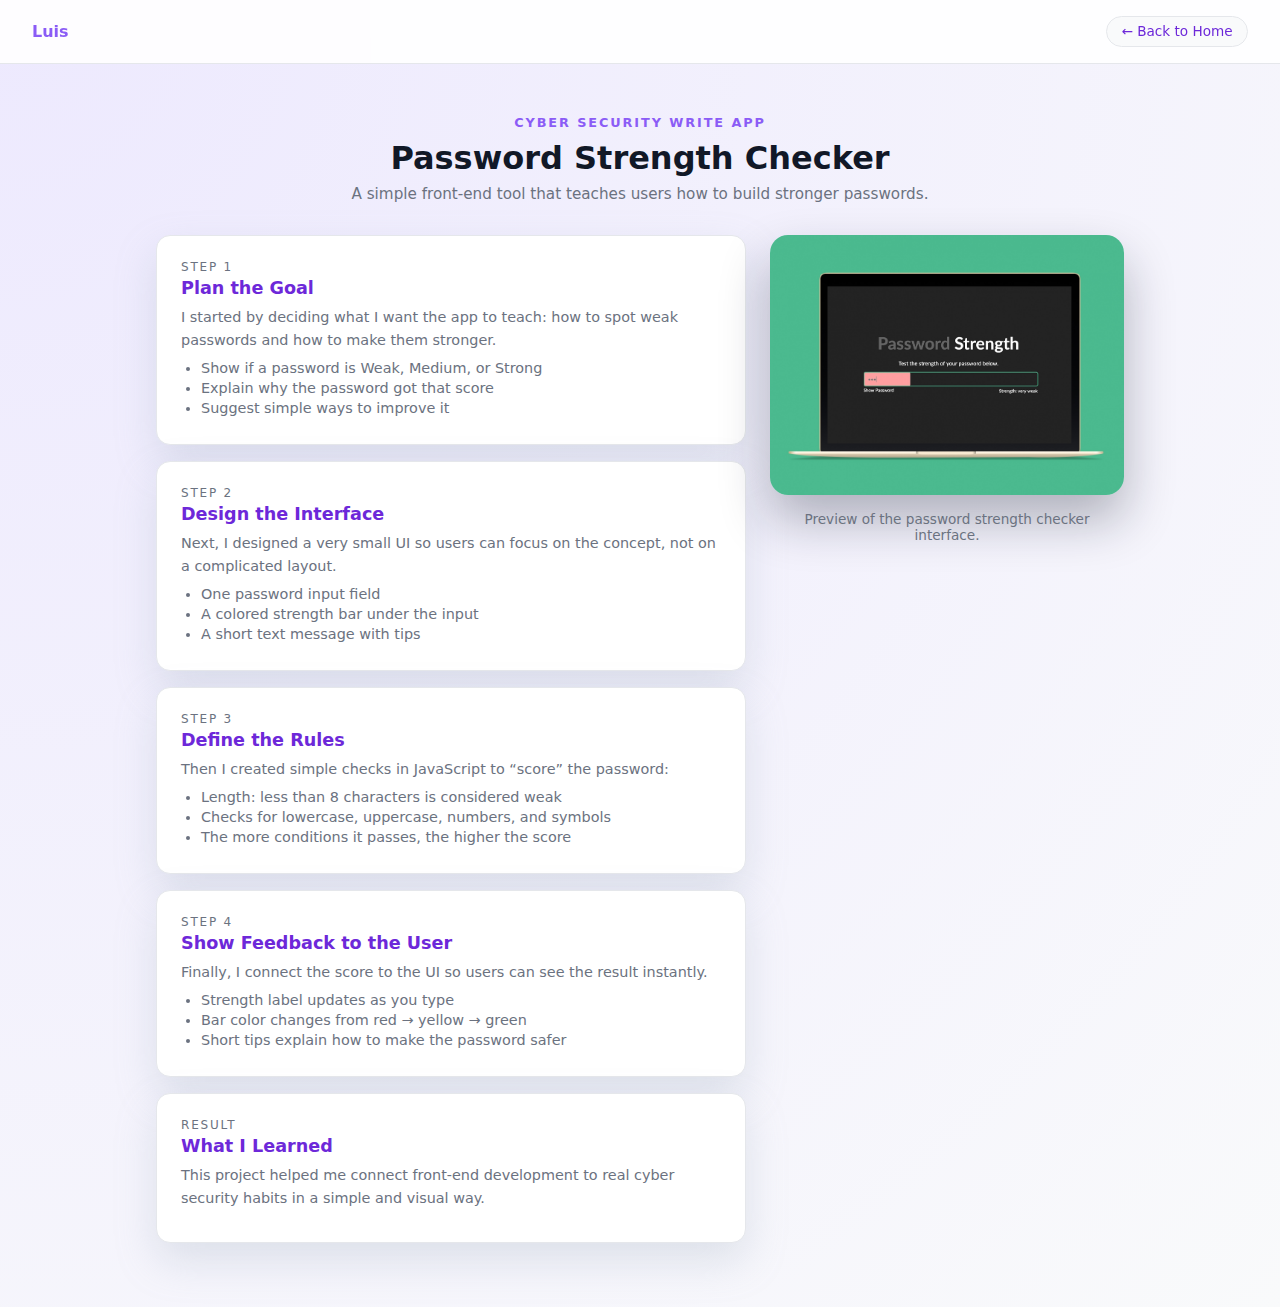
<file: 1stwrite.html>
<!DOCTYPE html>
<html lang="en">
  <head>
    <meta charset="UTF-8" />
    <meta name="viewport" content="width=device-width, initial-scale=1.0" />
    <title>Password Strength Checker | Write App</title>

    <style>
      :root {
        --primary: #8b5cf6;
        --primary-dark: #6d28d9;
        --bg: #f5f3ff;
        --card-bg: #ffffff;
        --text-dark: #111827;
        --text-light: #6b7280;
      }

      * {
        margin: 0;
        padding: 0;
        box-sizing: border-box;
      }

      body {
        font-family: "Poppins", system-ui, -apple-system, BlinkMacSystemFont,
          "Segoe UI", sans-serif;
        background: radial-gradient(circle at top left, #ede9fe, #f9fafb);
        color: var(--text-dark);
      }

      nav {
        position: sticky;
        top: 0;
        padding: 1rem 2rem;
        background: rgba(255, 255, 255, 0.9);
        backdrop-filter: blur(10px);
        display: flex;
        justify-content: space-between;
        align-items: center;
        border-bottom: 1px solid #e5e7eb;
        z-index: 10;
      }

      nav .logo a {
        color: var(--primary);
        font-weight: 700;
        text-decoration: none;
      }

      nav ul {
        list-style: none;
        display: flex;
        gap: 1rem;
      }

      nav ul a {
        text-decoration: none;
        color: var(--text-dark);
        font-size: 0.9rem;
      }
            .back-btn {
        padding: 0.4rem 0.9rem;
        border-radius: 999px;
        border: 1px solid #e5e7eb;
        background-color: #f9fafb;
        color: var(--primary-dark);
        font-size: 0.85rem;
        font-weight: 500;
        text-decoration: none;
        display: inline-flex;
        align-items: center;
        gap: 0.25rem;
        transition: background-color 0.2s ease, box-shadow 0.2s ease, transform 0.1s ease;
        }

        .back-btn:hover {
        background-color: #ede9fe;
        box-shadow: 0 8px 20px rgba(148, 163, 184, 0.35);
        transform: translateY(-1px);
        }

      main {
        max-width: 1000px;
        margin: 2rem auto;
        padding: 1rem;
      }

      .header {
        text-align: center;
        margin-bottom: 2rem;
      }

      .header span {
        color: var(--primary);
        font-weight: 600;
        letter-spacing: 0.15em;
        font-size: 0.8rem;
      }

      .header h1 {
        margin-top: 0.5rem;
        font-size: 2rem;
      }

      .layout {
        display: grid;
        grid-template-columns: 2fr 1.2fr;
        gap: 1.5rem;
        align-items: flex-start;
      }

      .card {
        background-color: var(--card-bg);
        border-radius: 14px;
        padding: 1.5rem;
        box-shadow: 0 18px 40px rgba(148, 163, 184, 0.25);
        border: 1px solid #e5e7eb;
        margin-bottom: 1rem;
      }

      .card h2 {
        font-size: 1.1rem;
        margin-bottom: 0.5rem;
        color: var(--primary-dark);
      }

      .card p {
        font-size: 0.9rem;
        color: var(--text-light);
        line-height: 1.6;
        margin-bottom: 0.5rem;
      }

      .step-label {
        font-size: 0.75rem;
        text-transform: uppercase;
        letter-spacing: 0.15em;
        color: var(--text-light);
        margin-bottom: 0.25rem;
      }

      ul.bullets {
        list-style: disc;
        margin-left: 1.25rem;
        margin-top: 0.25rem;
      }

      ul.bullets li {
        font-size: 0.9rem;
        color: var(--text-light);
        margin-bottom: 0.25rem;
      }

      .preview {
        text-align: center;
      }

      .preview img {
        max-width: 100%;
        border-radius: 18px;
        box-shadow: 0 25px 50px rgba(15, 23, 42, 0.3);
      }

      .preview-caption {
        margin-top: 0.75rem;
        font-size: 0.85rem;
        color: var(--text-light);
      }

      @media (max-width: 768px) {
        .layout {
          grid-template-columns: 1fr;
        }
      }
    </style>
  </head>
  <body>
    <nav>
      <div class="logo"><a href="index.html#home">Luis</a></div>
      <ul>
         <li><a class="back-btn" href="index.html">← Back to Home</a></li>
      </ul>
    </nav>

    <main>
      <div class="header">
        <span>CYBER SECURITY WRITE APP</span>
        <h1>Password Strength Checker</h1>
        <p style="color: var(--text-light); font-size: 0.95rem; margin-top: 0.5rem;">
          A simple front‑end tool that teaches users how to build stronger passwords.
        </p>
      </div>

      <div class="layout">
        <div>
          <div class="card">
            <div class="step-label">Step 1</div>
            <h2>Plan the Goal</h2>
            <p>
              I started by deciding what I want the app to teach:
              how to spot weak passwords and how to make them stronger.
            </p>
            <ul class="bullets">
              <li>Show if a password is Weak, Medium, or Strong</li>
              <li>Explain why the password got that score</li>
              <li>Suggest simple ways to improve it</li>
            </ul>
          </div>

          <div class="card">
            <div class="step-label">Step 2</div>
            <h2>Design the Interface</h2>
            <p>
              Next, I designed a very small UI so users can focus on the
              concept, not on a complicated layout.
            </p>
            <ul class="bullets">
              <li>One password input field</li>
              <li>A colored strength bar under the input</li>
              <li>A short text message with tips</li>
            </ul>
          </div>

          <div class="card">
            <div class="step-label">Step 3</div>
            <h2>Define the Rules</h2>
            <p>
              Then I created simple checks in JavaScript to “score”
              the password:
            </p>
            <ul class="bullets">
              <li>Length: less than 8 characters is considered weak</li>
              <li>Checks for lowercase, uppercase, numbers, and symbols</li>
              <li>The more conditions it passes, the higher the score</li>
            </ul>
          </div>

          <div class="card">
            <div class="step-label">Step 4</div>
            <h2>Show Feedback to the User</h2>
            <p>
              Finally, I connect the score to the UI so users can see the result
              instantly.
            </p>
            <ul class="bullets">
              <li>Strength label updates as you type</li>
              <li>Bar color changes from red → yellow → green</li>
              <li>Short tips explain how to make the password safer</li>
            </ul>
          </div>

          <div class="card">
            <div class="step-label">Result</div>
            <h2>What I Learned</h2>
            <p>
              This project helped me connect front‑end development to real
              cyber security habits in a simple and visual way.
            </p>
          </div>
        </div>

        <aside class="preview">
          <img src="assets/password-strength.jpg" alt="Password Strength Checker preview" />
          <p class="preview-caption">
            Preview of the password strength checker interface.
          </p>
        </aside>
      </div>
    </main>
  </body>
</html>
</file>
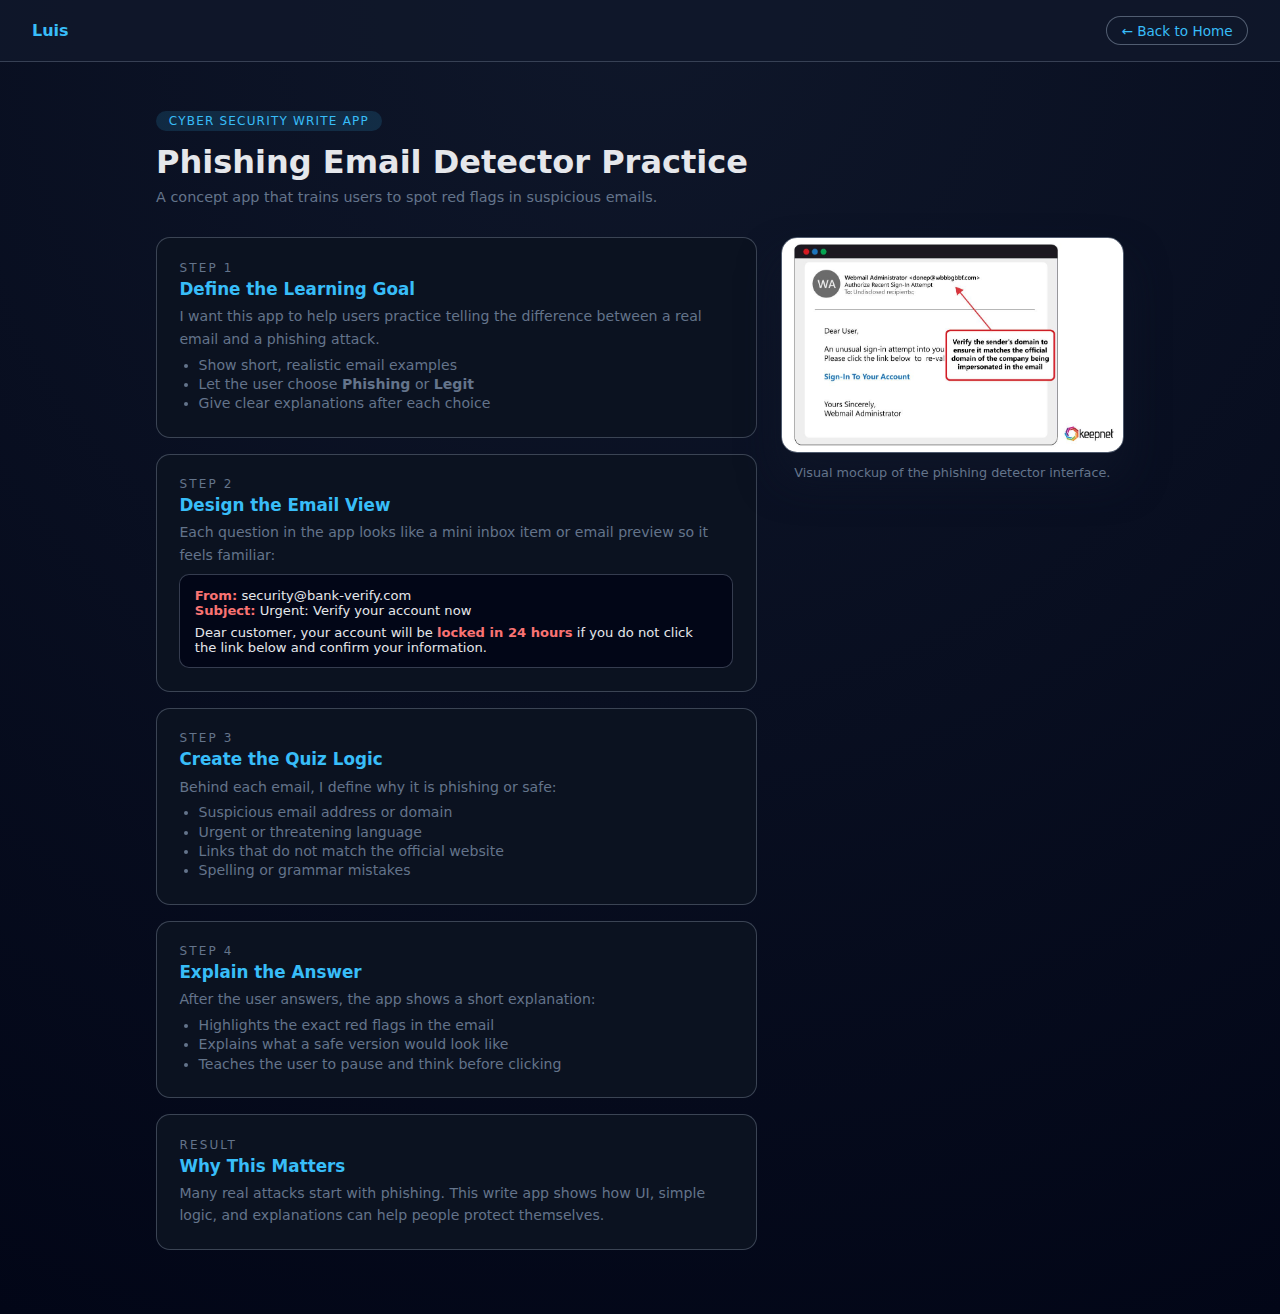
<file: 2ndwrite.html>
<!DOCTYPE html>
<html lang="en">
  <head>
    <meta charset="UTF-8" />
    <meta name="viewport" content="width=device-width, initial-scale=1.0" />
    <title>Phishing Email Detector | Write App</title>

    <style>
      :root {
        --bg: #020617;
        --card: #0b1220;
        --accent: #38bdf8;
        --accent-soft: rgba(56, 189, 248, 0.15);
        --text: #e5e7eb;
        --muted: #64748b;
        --danger: #f97373;
      }

      * {
        margin: 0;
        padding: 0;
        box-sizing: border-box;
      }

      body {
        font-family: "Poppins", system-ui, -apple-system, BlinkMacSystemFont,
          "Segoe UI", sans-serif;
        background: radial-gradient(circle at top, #0f172a, #020617);
        color: var(--text);
      }

      nav {
        padding: 1rem 2rem;
        display: flex;
        justify-content: space-between;
        align-items: center;
        background: rgba(15, 23, 42, 0.9);
        border-bottom: 1px solid rgba(148, 163, 184, 0.3);
      }

      nav .logo a {
        color: var(--accent);
        font-weight: 700;
        text-decoration: none;
      }

      nav ul {
        list-style: none;
        display: flex;
        gap: 1rem;
      }

      nav ul a {
        color: var(--text);
        font-size: 0.9rem;
        text-decoration: none;
      }
            .back-btn {
        padding: 0.35rem 0.9rem;
        border-radius: 999px;
        border: 1px solid rgba(148, 163, 184, 0.5);
        background-color: rgba(15, 23, 42, 0.9);
        color: var(--accent);
        font-size: 0.85rem;
        font-weight: 500;
        text-decoration: none;
        display: inline-flex;
        align-items: center;
        gap: 0.25rem;
        transition: background-color 0.2s ease, border-color 0.2s ease, transform 0.1s ease;
        }

        .back-btn:hover {
        background-color: rgba(30, 64, 175, 0.9);
        border-color: var(--accent);
        transform: translateY(-1px);
        }

      main {
        max-width: 1000px;
        margin: 2rem auto;
        padding: 1rem;
      }

      .header {
        margin-bottom: 2rem;
      }

      .pill {
        display: inline-flex;
        align-items: center;
        gap: 0.4rem;
        background-color: var(--accent-soft);
        color: var(--accent);
        border-radius: 999px;
        padding: 0.2rem 0.8rem;
        font-size: 0.75rem;
        letter-spacing: 0.1em;
        text-transform: uppercase;
      }

      .header h1 {
        margin-top: 0.75rem;
        font-size: 2rem;
      }

      .header p {
        margin-top: 0.5rem;
        font-size: 0.9rem;
        color: var(--muted);
      }

      .layout {
        display: grid;
        grid-template-columns: 2.1fr 1.2fr;
        gap: 1.5rem;
      }

      .card {
        background-color: var(--card);
        border-radius: 14px;
        padding: 1.4rem;
        border: 1px solid rgba(148, 163, 184, 0.35);
        margin-bottom: 1rem;
      }

      .step-tag {
        font-size: 0.75rem;
        color: var(--muted);
        text-transform: uppercase;
        letter-spacing: 0.18em;
        margin-bottom: 0.25rem;
      }

      .card h2 {
        font-size: 1.05rem;
        margin-bottom: 0.4rem;
        color: var(--accent);
      }

      .card p {
        font-size: 0.88rem;
        color: var(--muted);
        line-height: 1.6;
      }

      ul.bullets {
        list-style: disc;
        margin-left: 1.2rem;
        margin-top: 0.4rem;
      }

      ul.bullets li {
        font-size: 0.88rem;
        color: var(--muted);
        margin-bottom: 0.2rem;
      }

      .email-sample {
        background: #020617;
        border-radius: 10px;
        padding: 0.8rem 0.9rem;
        margin-top: 0.5rem;
        border: 1px solid rgba(148, 163, 184, 0.35);
        font-size: 0.82rem;
        color: var(--text);
      }

      .email-sample strong {
        color: var(--danger);
      }

      .preview img {
        max-width: 100%;
        border-radius: 16px;
        border: 1px solid rgba(148, 163, 184, 0.5);
        box-shadow: 0 25px 40px rgba(15, 23, 42, 0.7);
      }

      .preview-caption {
        margin-top: 0.5rem;
        font-size: 0.8rem;
        color: var(--muted);
        text-align: center;
      }

      @media (max-width: 768px) {
        .layout {
          grid-template-columns: 1fr;
        }
      }
    </style>
  </head>
  <body>
    <nav>
      <div class="logo"><a href="index.html#home">Luis</a></div>
      <ul>
         <li><a class="back-btn" href="index.html">← Back to Home</a></li>
      </ul>
    </nav>

    <main>
      <header class="header">
        <div class="pill">
          <span>CYBER SECURITY WRITE APP</span>
        </div>
        <h1>Phishing Email Detector Practice</h1>
        <p>
          A concept app that trains users to spot red flags in suspicious emails.
        </p>
      </header>

      <div class="layout">
        <section>
          <article class="card">
            <div class="step-tag">Step 1</div>
            <h2>Define the Learning Goal</h2>
            <p>
              I want this app to help users practice telling the difference
              between a real email and a phishing attack.
            </p>
            <ul class="bullets">
              <li>Show short, realistic email examples</li>
              <li>Let the user choose <strong>Phishing</strong> or <strong>Legit</strong></li>
              <li>Give clear explanations after each choice</li>
            </ul>
          </article>

          <article class="card">
            <div class="step-tag">Step 2</div>
            <h2>Design the Email View</h2>
            <p>
              Each question in the app looks like a mini inbox item or email
              preview so it feels familiar:
            </p>
            <div class="email-sample">
              <div><strong>From:</strong> security@bank‑verify.com</div>
              <div><strong>Subject:</strong> Urgent: Verify your account now</div>
              <div style="margin-top: 0.4rem;">
                Dear customer, your account will be <strong>locked in 24 hours</strong>
                if you do not click the link below and confirm your information.
              </div>
            </div>
          </article>

          <article class="card">
            <div class="step-tag">Step 3</div>
            <h2>Create the Quiz Logic</h2>
            <p>
              Behind each email, I define why it is phishing or safe:
            </p>
            <ul class="bullets">
              <li>Suspicious email address or domain</li>
              <li>Urgent or threatening language</li>
              <li>Links that do not match the official website</li>
              <li>Spelling or grammar mistakes</li>
            </ul>
          </article>

          <article class="card">
            <div class="step-tag">Step 4</div>
            <h2>Explain the Answer</h2>
            <p>
              After the user answers, the app shows a short explanation:
            </p>
            <ul class="bullets">
              <li>Highlights the exact red flags in the email</li>
              <li>Explains what a safe version would look like</li>
              <li>Teaches the user to pause and think before clicking</li>
            </ul>
          </article>

          <article class="card">
            <div class="step-tag">Result</div>
            <h2>Why This Matters</h2>
            <p>
              Many real attacks start with phishing. This write app shows how UI,
              simple logic, and explanations can help people protect themselves.
            </p>
          </article>
        </section>

        <aside class="preview">
          <img src="assets/sample_phishing_email.jpg" alt="Phishing detector preview" />
          <p class="preview-caption">
            Visual mockup of the phishing detector interface.
          </p>
        </aside>
      </div>
    </main>
  </body>
</html>
</file>
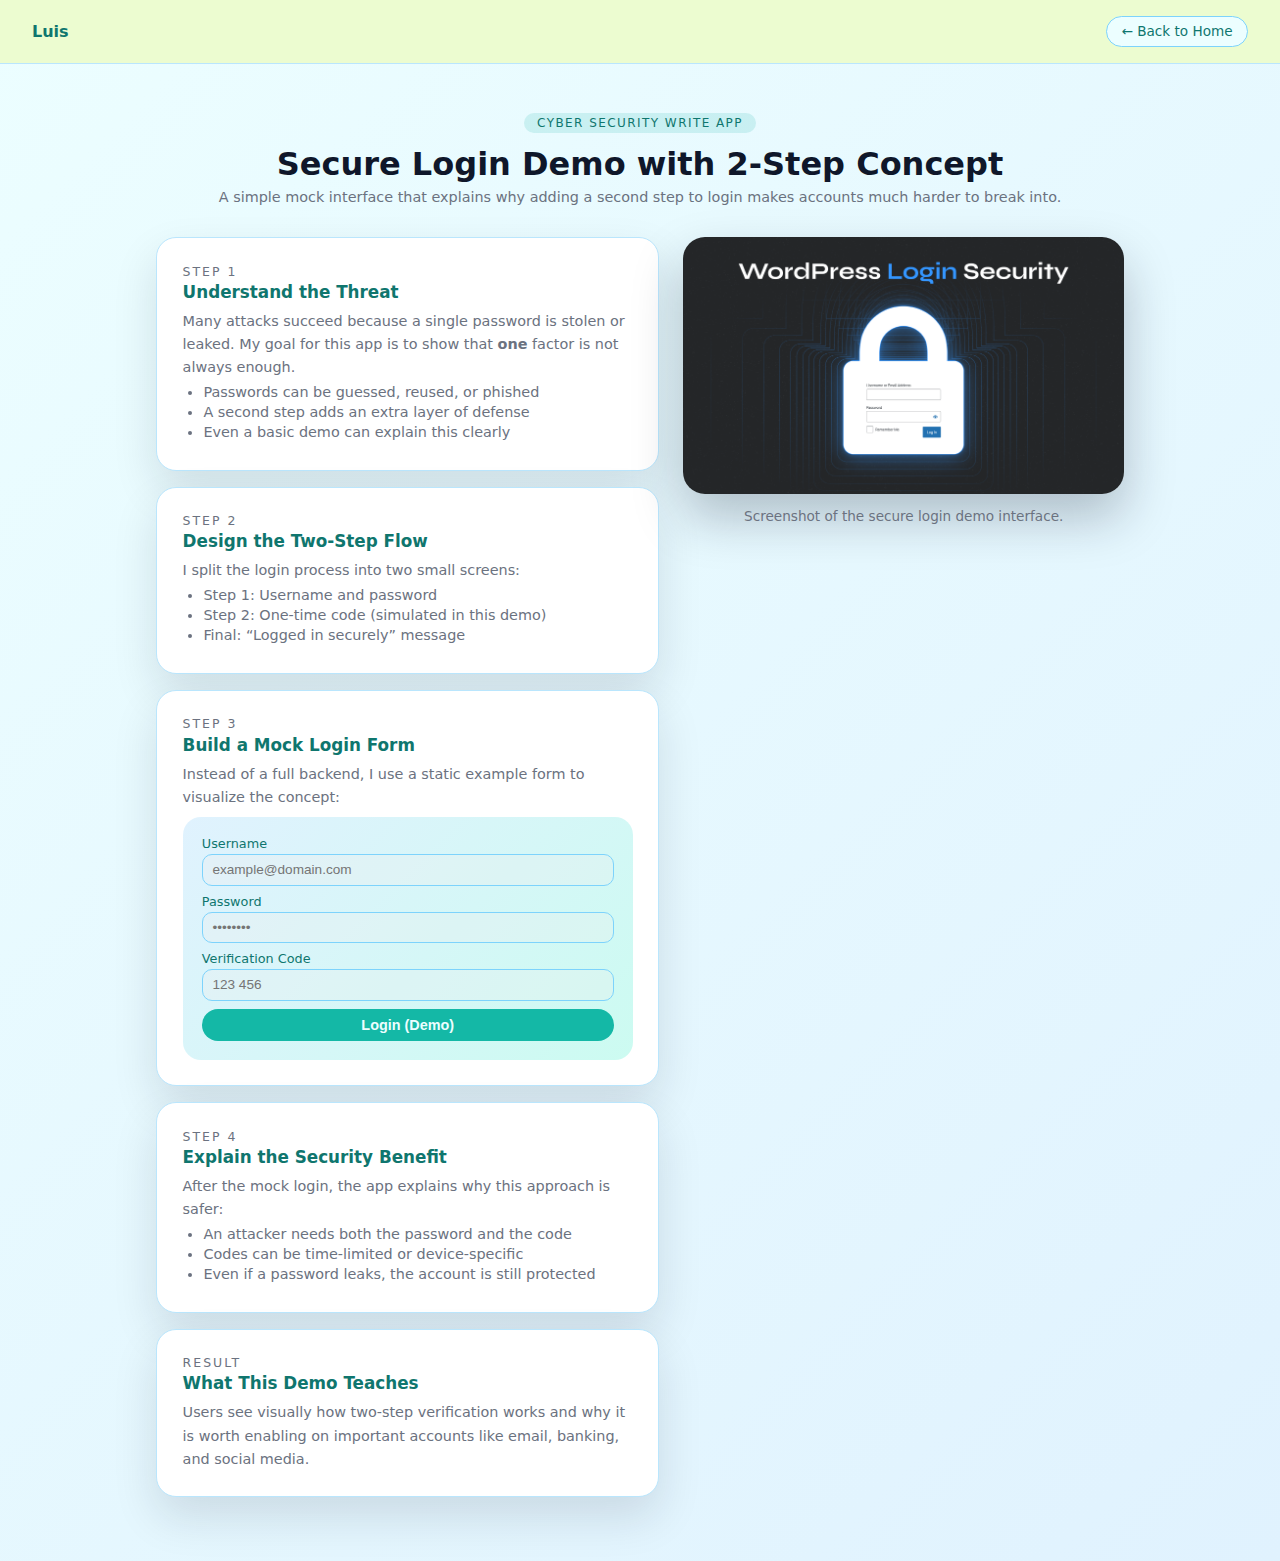
<file: 3rdwrite.html>
<!DOCTYPE html>
<html lang="en">
  <head>
    <meta charset="UTF-8" />
    <meta name="viewport" content="width=device-width, initial-scale=1.0" />
    <title>Secure Login Demo | Write App</title>

    <style>
      :root {
        --bg: #ecfeff;
        --card: #ffffff;
        --accent: #14b8a6;
        --accent-dark: #0f766e;
        --text: #0f172a;
        --muted: #6b7280;
      }

      * {
        margin: 0;
        padding: 0;
        box-sizing: border-box;
      }

      body {
        font-family: "Poppins", system-ui, -apple-system, BlinkMacSystemFont,
          "Segoe UI", sans-serif;
        background: linear-gradient(135deg, #ecfeff, #e0f2fe);
        color: var(--text);
      }

      nav {
        padding: 1rem 2rem;
        display: flex;
        justify-content: space-between;
        align-items: center;
        background: rgba(236, 252, 203, 0.9);
        border-bottom: 1px solid #bae6fd;
      }

      nav .logo a {
        color: var(--accent-dark);
        font-weight: 700;
        text-decoration: none;
      }

      nav ul {
        list-style: none;
        display: flex;
        gap: 1rem;
      }

      nav ul a {
        text-decoration: none;
        color: var(--text);
        font-size: 0.9rem;
      }
            .back-btn {
        padding: 0.4rem 0.9rem;
        border-radius: 999px;
        border: 1px solid #7dd3fc;
        background-color: #ecfeff;
        color: var(--accent-dark);
        font-size: 0.85rem;
        font-weight: 500;
        text-decoration: none;
        display: inline-flex;
        align-items: center;
        gap: 0.25rem;
        transition: background-color 0.2s ease, box-shadow 0.2s ease, transform 0.1s ease;
        }

        .back-btn:hover {
        background-color: #ccfbf1;
        box-shadow: 0 10px 24px rgba(15, 23, 42, 0.18);
        transform: translateY(-1px);
        }

      main {
        max-width: 1000px;
        margin: 2rem auto;
        padding: 1rem;
      }

      .header {
        text-align: center;
        margin-bottom: 2rem;
      }

      .header .tag {
        display: inline-block;
        padding: 0.2rem 0.8rem;
        border-radius: 999px;
        background-color: rgba(20, 184, 166, 0.15);
        color: var(--accent-dark);
        font-size: 0.75rem;
        letter-spacing: 0.12em;
        text-transform: uppercase;
      }

      .header h1 {
        margin-top: 0.75rem;
        font-size: 2rem;
      }

      .header p {
        margin-top: 0.4rem;
        font-size: 0.9rem;
        color: var(--muted);
      }

      .layout {
        display: grid;
        grid-template-columns: 1.6fr 1.4fr;
        gap: 1.5rem;
        align-items: flex-start;
      }

      .card {
        background-color: var(--card);
        border-radius: 20px;
        padding: 1.6rem;
        box-shadow: 0 20px 45px rgba(15, 23, 42, 0.12);
        border: 1px solid #bae6fd;
        margin-bottom: 1rem;
      }

      .step {
        font-size: 0.78rem;
        color: var(--muted);
        text-transform: uppercase;
        letter-spacing: 0.16em;
        margin-bottom: 0.2rem;
      }

      .card h2 {
        font-size: 1.05rem;
        margin-bottom: 0.5rem;
        color: var(--accent-dark);
      }

      .card p {
        font-size: 0.9rem;
        color: var(--muted);
        line-height: 1.6;
      }

      ul.bullets {
        list-style: disc;
        margin-left: 1.3rem;
        margin-top: 0.3rem;
      }

      ul.bullets li {
        font-size: 0.9rem;
        color: var(--muted);
        margin-bottom: 0.25rem;
      }

      .mock-login {
        background: linear-gradient(135deg, #e0f2fe, #ccfbf1);
        border-radius: 18px;
        padding: 1.2rem;
        margin-top: 0.5rem;
      }

      .mock-login label {
        display: block;
        font-size: 0.8rem;
        margin-bottom: 0.2rem;
        color: var(--accent-dark);
      }

      .mock-login input {
        width: 100%;
        padding: 0.45rem 0.6rem;
        border-radius: 10px;
        border: 1px solid #7dd3fc;
        margin-bottom: 0.5rem;
        font-size: 0.85rem;
      }

      .mock-login button {
        width: 100%;
        padding: 0.5rem 0.7rem;
        border-radius: 999px;
        border: none;
        background-color: var(--accent);
        color: #ecfeff;
        font-size: 0.9rem;
        font-weight: 600;
        cursor: default;
      }

      .preview img {
        max-width: 100%;
        border-radius: 22px;
        box-shadow: 0 24px 50px rgba(15, 23, 42, 0.25);
      }

      .preview-caption {
        margin-top: 0.6rem;
        font-size: 0.85rem;
        color: var(--muted);
        text-align: center;
      }


      @media (max-width: 768px) {
        .layout {
          grid-template-columns: 1fr;
        }
      }
    </style>
  </head>
  <body>
    <nav>
      <div class="logo"><a href="index.html#home">Luis</a></div>
      <ul>
         <li><a class="back-btn" href="index.html">← Back to Home</a></li>
      </ul>
    </nav>

    <main>
      <header class="header">
        <div class="tag">Cyber Security Write App</div>
        <h1>Secure Login Demo with 2‑Step Concept</h1>
        <p>
          A simple mock interface that explains why adding a second step to login
          makes accounts much harder to break into.
        </p>
      </header>

      <div class="layout">
        <section>
          <article class="card">
            <div class="step">Step 1</div>
            <h2>Understand the Threat</h2>
            <p>
              Many attacks succeed because a single password is stolen or leaked.
              My goal for this app is to show that
              <strong>one</strong> factor is not always enough.
            </p>
            <ul class="bullets">
              <li>Passwords can be guessed, reused, or phished</li>
              <li>A second step adds an extra layer of defense</li>
              <li>Even a basic demo can explain this clearly</li>
            </ul>
          </article>

          <article class="card">
            <div class="step">Step 2</div>
            <h2>Design the Two‑Step Flow</h2>
            <p>
              I split the login process into two small screens:
            </p>
            <ul class="bullets">
              <li>Step 1: Username and password</li>
              <li>Step 2: One‑time code (simulated in this demo)</li>
              <li>Final: “Logged in securely” message</li>
            </ul>
          </article>

          <article class="card">
            <div class="step">Step 3</div>
            <h2>Build a Mock Login Form</h2>
            <p>
              Instead of a full backend, I use a static example form to
              visualize the concept:
            </p>
            <div class="mock-login">
              <label>Username</label>
              <input type="text" placeholder="example@domain.com" disabled />
              <label>Password</label>
              <input type="password" placeholder="••••••••" disabled />
              <label>Verification Code</label>
              <input type="text" placeholder="123 456" disabled />
              <button>Login (Demo)</button>
            </div>
          </article>

          <article class="card">
            <div class="step">Step 4</div>
            <h2>Explain the Security Benefit</h2>
            <p>
              After the mock login, the app explains why this approach is safer:
            </p>
            <ul class="bullets">
              <li>An attacker needs both the password and the code</li>
              <li>Codes can be time‑limited or device‑specific</li>
              <li>Even if a password leaks, the account is still protected</li>
            </ul>
          </article>

          <article class="card">
            <div class="step">Result</div>
            <h2>What This Demo Teaches</h2>
            <p>
              Users see visually how two‑step verification works and why it is
              worth enabling on important accounts like email, banking, and
              social media.
            </p>
          </article>
        </section>

        <aside class="preview">
          <img src="assets/secure-wordpress-login.png" alt="Secure login demo preview" />
          <p class="preview-caption">
            Screenshot of the secure login demo interface.
          </p>
        </aside>
      </div>
    </main>
  </body>
</html>
</file>
